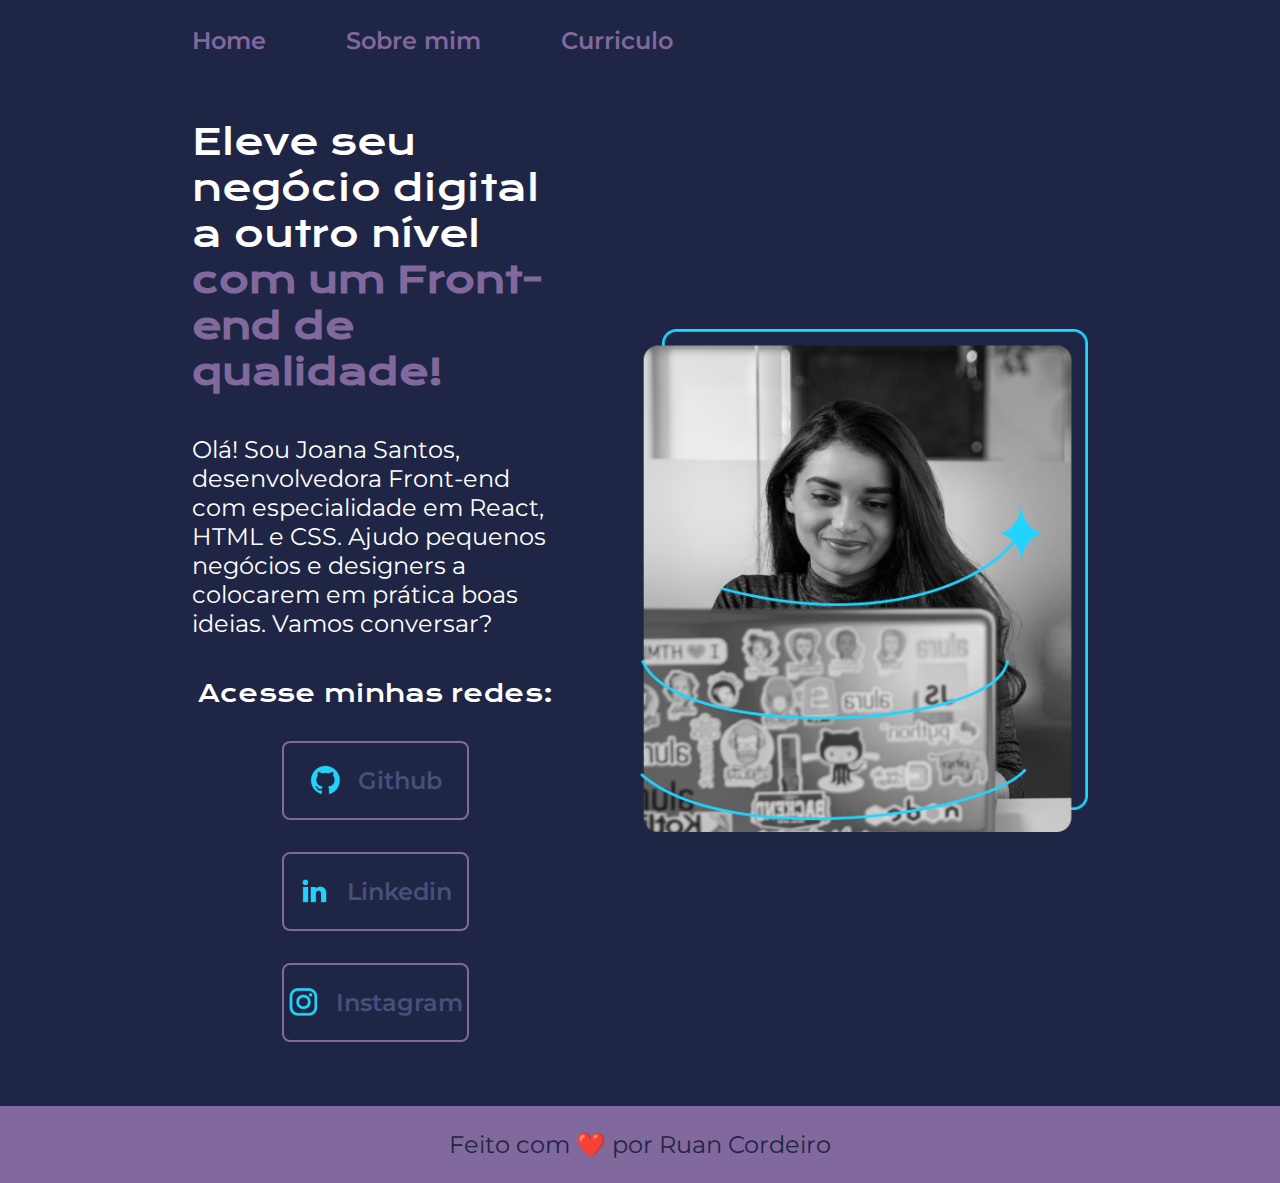
<file: html-css-curso-primeiro_projeto/index.html>
<!DOCTYPE html>
<html lang="pt-br">
<head>
    <meta charset="UTF-8">
    <meta http-equiv="X-UA-Compatible" content="ie=edge">
    <meta name="viewport" content="width=device-width, initial-scale=1.0">
    <title>Portifolio</title>
    <link rel="stylesheet" href="styles/style.css">
</head>
<body>
    <header class="cabecalho">
        <nav class="cabecalho__menu">
            <a class="cabecalho__menu__link" href="#">Home</a>
            <a class="cabecalho__menu__link" href="sobre.html">Sobre mim</a>
            <a class="cabecalho__menu__link" href="curriculo.html">Curriculo</a>
        </nav>
    </header>

    <main class="conteudo">
        <section class="conteudo__container">
            <h1 class="conteudo__container__titulo">Eleve seu negócio digital a outro nível <strong class="conteudo__container__destaque">com um Front-end de qualidade!</strong> </h1>
            <p class="conteudo__container__paragrafo">Olá! Sou Joana Santos, desenvolvedora Front-end com especialidade em React, HTML e CSS. Ajudo pequenos negócios e designers a colocarem em prática boas ideias. Vamos conversar?</p>
            <div class="conteudo__links">
                <h2 class="conteudo__links__subtitulo">Acesse minhas redes: </h2>
                <a class="conteudo__links__link" href="https://github.com/Ruvitt">
                    <img src="assets/github.png" alt="Logo do Github">
                    Github
                </a>
                <a class="conteudo__links__link" href="https://www.linkedin.com/in/ruan-cordeiro22/">
                    <img src="assets/linkedin.png" alt="Logo do Linkedin">
                    Linkedin
                </a>
                <a class="conteudo__links__link" href="https://www.instagram.com/_.ruvit/">
                    <img src="assets/instagram.png" alt="Logo do Instagram">
                    Instagram
                </a>
            </div>
        </section>
        <img class="conteudo__imagem" src="assets/Imagem.png" alt="Foto da Joana">
    </main>

    <footer class="rodape">
        <p>Feito com ❤️ por Ruan Cordeiro</p>
    </footer>
</body>
</html>
</file>
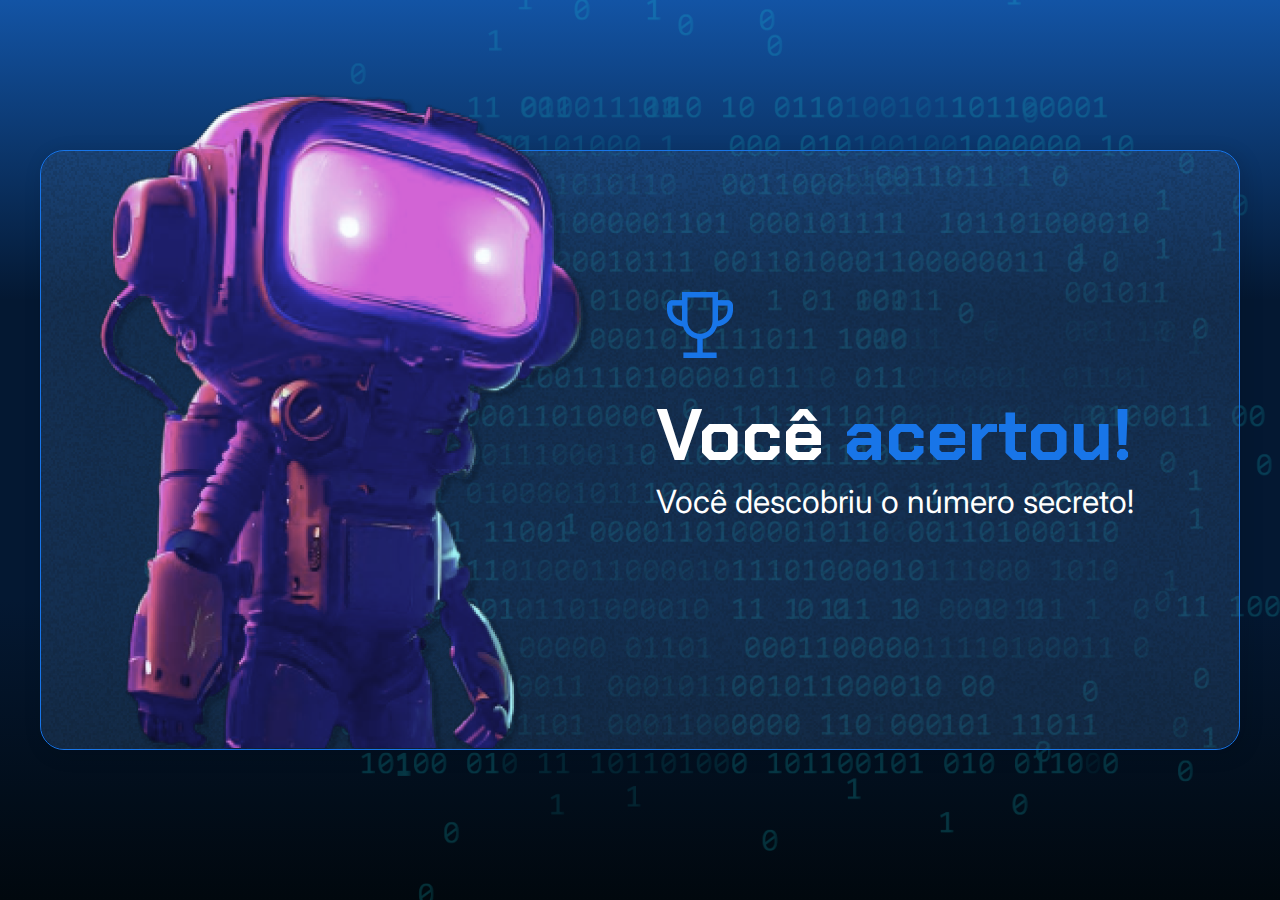
<file: js-curso-1-projeto_inicial/index.html>
<!DOCTYPE html>
<html lang="en">

<head>
    <meta charset="UTF-8">
    <meta name="viewport" content="width=device-width, initial-scale=1.0">
    <link rel="preconnect" href="https://fonts.googleapis.com">
    <link rel="preconnect" href="https://fonts.gstatic.com" crossorigin>
    <link href="https://fonts.googleapis.com/css2?family=Chakra+Petch:wght@700&family=Inter:wght@400;700&display=swap"
        rel="stylesheet">
    <link rel="stylesheet" href="style.css">
    <title>JS Game</title>
</head>

<body>
    <div class="container">
        <div class="container__conteudo">
            <img src="./img/robot.png" alt="robô mergulhador" class="container__imagem-robo" />
            <div class="container__informacoes">
                <img src="./img/trophy.png" alt="ícone de um troféu" />
                 <div class="container__texto">
                    <h1>Você <span class="container__texto-azul">acertou!</span></h1>
                    <h2>Você descobriu o número secreto!</h2>
                </div>
            </div>
        </div>
    </div>
    <script src="app.js" defer></script>
</body>

</html>
</file>
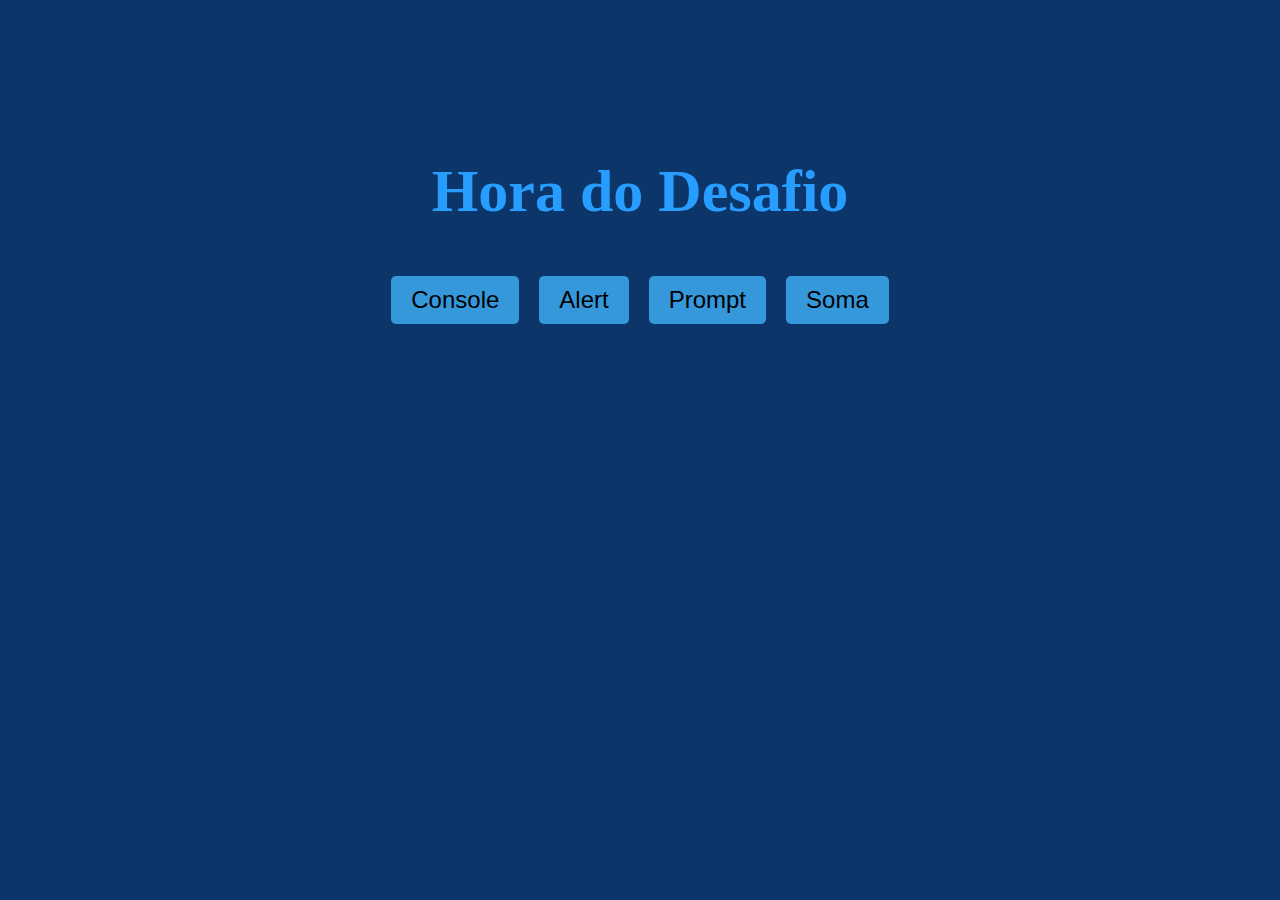
<file: js-curso-2-desafio/index.html>
<!DOCTYPE html>
<html lang="en">
<head>
    <meta charset="UTF-8">
    <meta name="viewport" content="width=device-width, initial-scale=1.0">
    <link rel="stylesheet" href="style.css">
    <title>Document</title>
</head>
<body>
    <header>
        <h1></h1>
    </header>
    <main class="container">
        <button onclick="verificarClick()" class="button">Console</button>
        <button onclick="gerarPopUp()" class="button">Alert</button>
        <button onclick="buscarCidade()" class="button">Prompt</button>
        <button onclick="somar()" class="button">Soma</button>
    </main>

      <script src="app.js"></script>
</body>
</html>
</file>
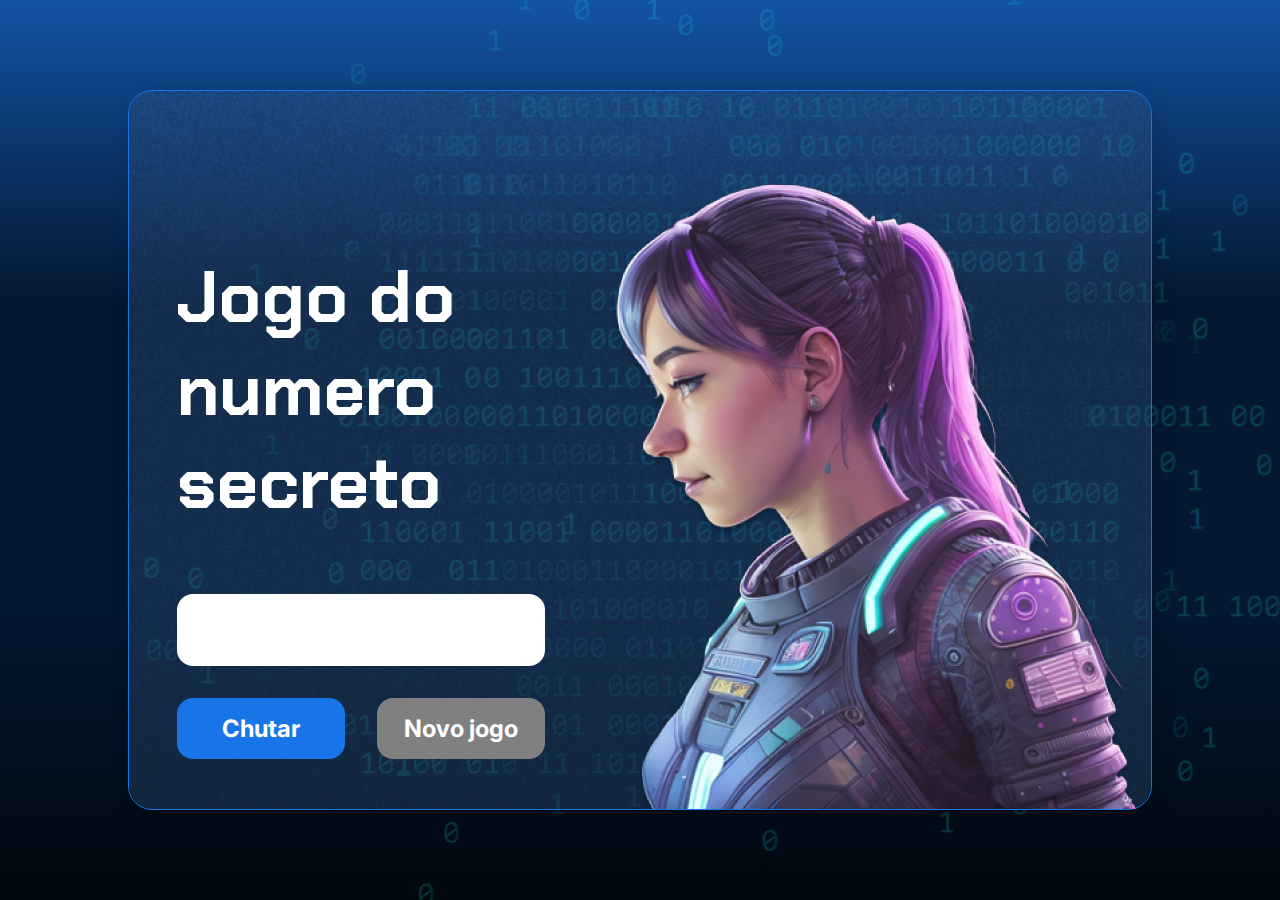
<file: js-curso-2-game-js/index.html>
<!DOCTYPE html>
<html lang="pt-br">

<head>
    <meta charset="UTF-8">
    <meta name="viewport" content="width=device-width, initial-scale=1.0">
    <script src="https://code.responsivevoice.org/responsivevoice.js?key=LqikBvwz"></script>
    <script src="https://code.responsivevoice.org/responsivevoice.js"></script>
    <link rel="preconnect" href="https://fonts.googleapis.com">
    <link rel="preconnect" href="https://fonts.gstatic.com" crossorigin>
    <link href="https://fonts.googleapis.com/css2?family=Chakra+Petch:wght@700&family=Inter:wght@400;700&display=swap"
        rel="stylesheet">
    <link rel="stylesheet" href="style.css">
    <title>JS Game</title>
</head>

<body>

    <div class="container">
        <div class="container__conteudo">
            <div class="container__informacoes">
                <div class="container__texto">
                    <h1></h1>
                    <p class="texto__paragrafo"></p>
                </div>
                <input type="number" min="1" max="10" class="container__input">
                <div class="chute container__botoes">
                    <button onclick="verificarChute()" class="container__botao">Chutar</button>
                    <button onclick="reiniciarJogo()" id="reiniciar" class="container__botao" disabled>Novo jogo</button>
                </div>
            </div>
            <img src="./img/ia.png" alt="Uma pessoa olhando para a esquerda" class="container__imagem-pessoa" />
        </div>
    </div>


    <script src="app.js" defer></script>
</body>

</html>
</file>
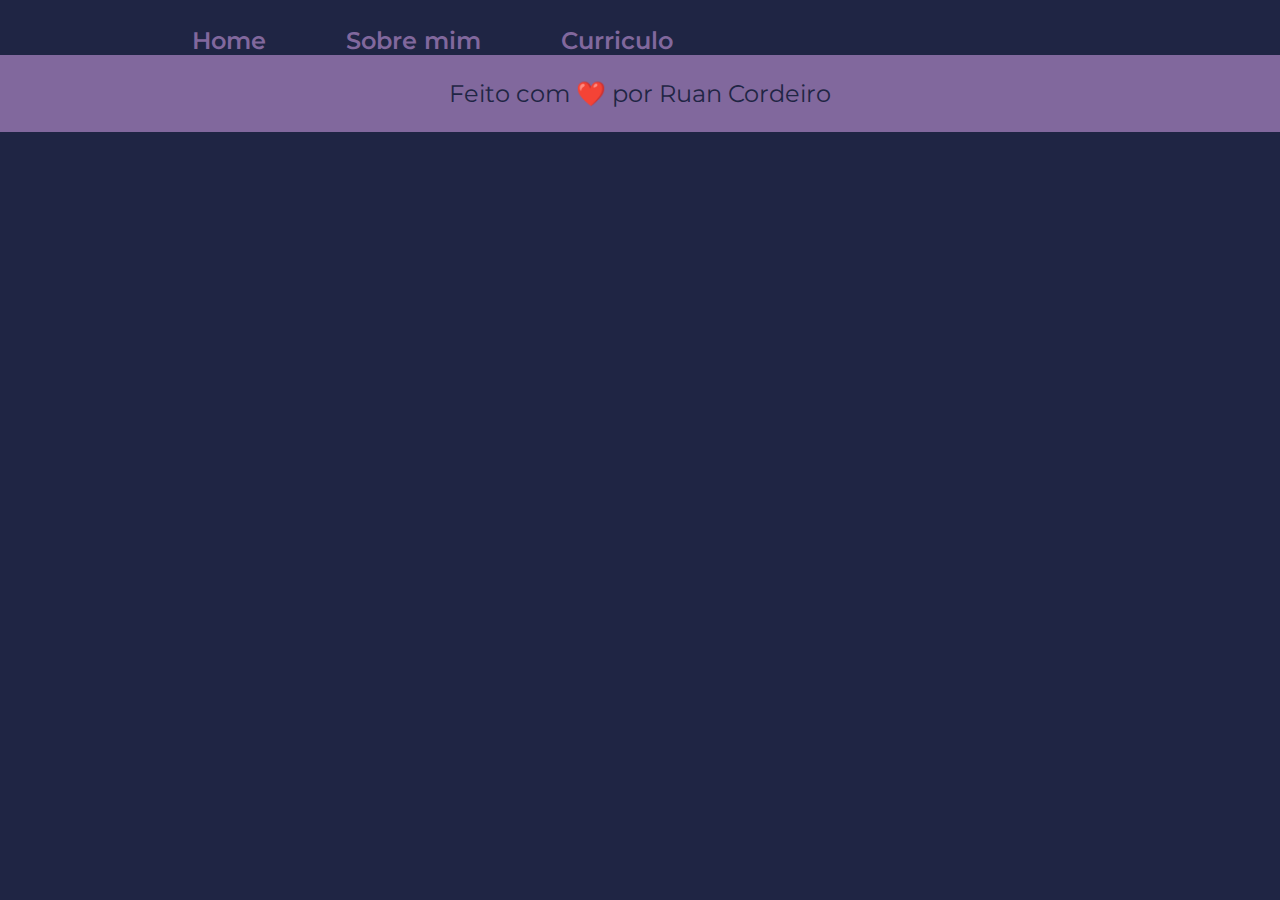
<file: html-css-curso-primeiro_projeto/curriculo.html>
<!DOCTYPE html>
<html lang="en">
<head>
    <meta charset="UTF-8">
    <meta name="viewport" content="width=device-width, initial-scale=1.0">
    <title>Curriculo</title>
    <link rel="stylesheet" href="styles/style.css">
</head>
<body>
    <header class="cabecalho">
        <nav class="cabecalho__menu">
            <a class="cabecalho__menu__link" href="index.html">Home</a>
            <a class="cabecalho__menu__link" href="sobre.html">Sobre mim</a>
            <a class="cabecalho__menu__link" href="#.html">Curriculo</a>
        </nav>
    </header>

    <main>

    </main>

    <footer class="rodape">
        <p>Feito com ❤️ por Ruan Cordeiro</p>
    </footer>
</body>
</html>
</file>
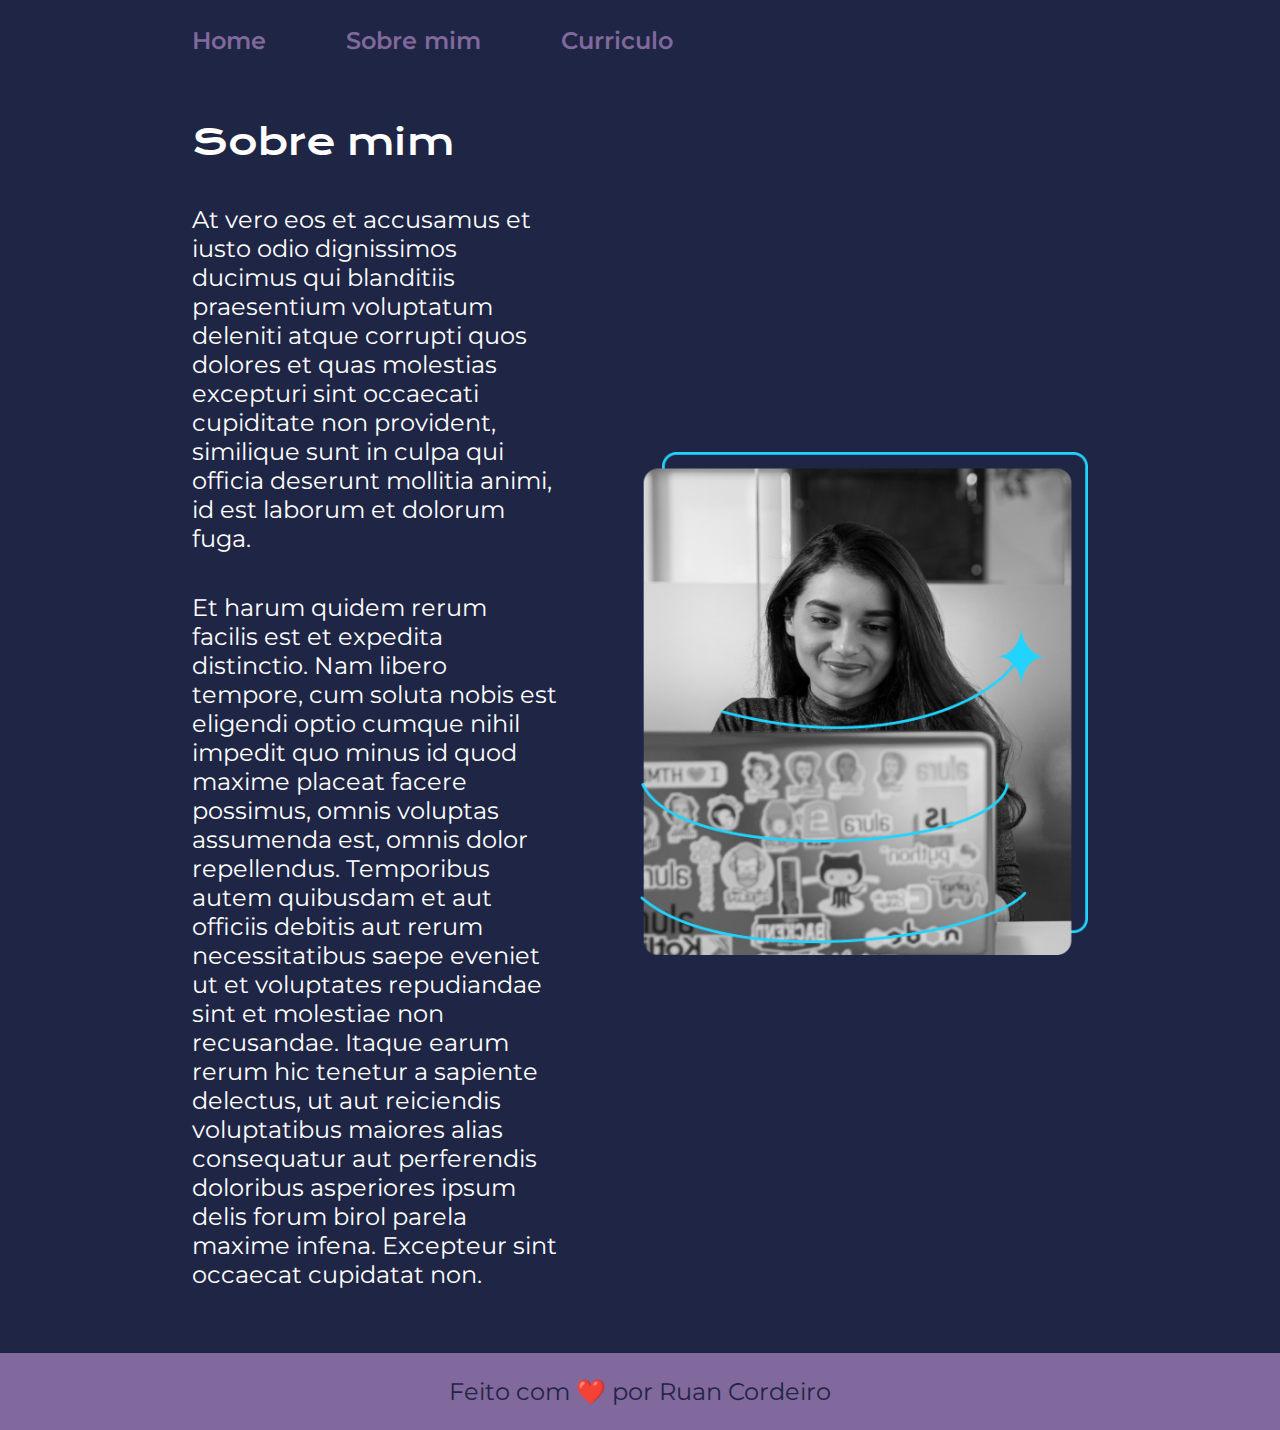
<file: html-css-curso-primeiro_projeto/sobre.html>
<!DOCTYPE html>
<html lang="en">
<head>
    <meta charset="UTF-8">
    <meta name="viewport" content="width=device-width, initial-scale=1.0">
    <title>Sobre mim</title>
    <link rel="stylesheet" href="styles/style.css">
</head>
<body>
    <header class="cabecalho">
        <nav class="cabecalho__menu">
            <a class="cabecalho__menu__link" href="index.html">Home</a>
            <a class="cabecalho__menu__link" href="#">Sobre mim</a>
            <a class="cabecalho__menu__link" href="curriculo.html">Curriculo</a>
        </nav>
    </header>

    <main class="conteudo">
        <section class="conteudo__container">
            <h1 class="conteudo__container__titulo">Sobre mim</h1>
            <p class="conteudo__container__paragrafo">At vero eos et accusamus et iusto odio dignissimos ducimus qui blanditiis praesentium voluptatum deleniti atque corrupti quos dolores et quas molestias excepturi sint occaecati cupiditate non provident, similique sunt in culpa qui officia deserunt mollitia animi, id est laborum et dolorum fuga.</p>
            <p class="conteudo__container__paragrafo">Et harum quidem rerum facilis est et expedita distinctio. Nam libero tempore, cum soluta nobis est eligendi optio cumque nihil impedit quo minus id quod maxime placeat facere possimus, omnis voluptas assumenda est, omnis dolor repellendus. Temporibus autem quibusdam et aut officiis debitis aut rerum necessitatibus saepe eveniet ut et voluptates repudiandae sint et molestiae non recusandae. Itaque earum rerum hic tenetur a sapiente delectus, ut aut reiciendis voluptatibus maiores alias consequatur aut perferendis doloribus asperiores ipsum delis forum birol parela maxime infena. Excepteur sint occaecat cupidatat non.</p>
        </section>
        <img class="conteudo__imagem" src="assets/Imagem.png" alt="Foto da Joana">
    </main>

    <footer class="rodape">
        <p>Feito com ❤️ por Ruan Cordeiro</p>
    </footer>
</body>
</html>
</file>
<file: html-css-curso-primeiro_projeto/styles/style.css>
@import url('https://fonts.googleapis.com/css2?family=Krona+One&family=Montserrat:ital,wght@0,100..900;1,100..900&display=swap');

:root {
    --cor-primaria: #1F2544;
    --cor-secundaria: #474F7A;
    --cor-terciaria: #81689D;
    --cor-hover: #FFD0EC;
}

* {
    margin: 0;
    padding: 0;
}

body {
    box-sizing: border-box;
    background-color: var(--cor-primaria);
    color: white;
    font-family: 'Montserrat', sans-serif;
}

.cabecalho {
    padding: 2% 0 0 15%;
}

.cabecalho__menu {
    display: flex;
    gap: 80px;
}

.cabecalho__menu__link {
    font-size: 1.5rem;
    font-weight: 600;
    color: var(--cor-terciaria);
    text-decoration: none;
}

.cabecalho__menu__link:hover {
    color: var(--cor-hover);
    transition: 0.3s;
}

.conteudo {
    padding: 5% 15%;
    display: flex;
    align-items: center;
    justify-content: space-between;
    gap: 82px;
}

.conteudo__container {
    width: 50%;
    display: flex;
    flex-direction: column;
    gap: 40px;
}

.conteudo__container__titulo {
    font-family: 'Krona One', sans-serif;
    font-weight: 400;
    font-size: 2.25rem;
}

.conteudo__container__destaque {
    color: var(--cor-terciaria);
}

.conteudo__container__paragrafo {
    font-size: 1.5rem;
}

.conteudo__links {
    display: flex;
    flex-direction: column;
    justify-content: space-between;
    align-items: center;
    gap: 32px;
}

.conteudo__links__subtitulo {
    font-family: 'Krona One', sans-serif;
    font-weight: 400;
    font-size: 1.5rem;
}

.conteudo__links__link {
    display: flex;
    align-items: center;
    justify-content: center;
    gap: 16px;
    width: 50%;
    padding: 21.5px 0;
    color: var(--cor-secundaria);
    text-decoration: none;
    border: 2px solid var(--cor-terciaria);
    border-radius: 8px;
    text-align: center;
    font-size: 1.5rem;
    font-weight: 600;
}

.conteudo__links__link:hover {
    background-color: var(--cor-hover);
    width: 55%;
    transition: 0.3s;
}

.conteudo__imagem {
    width: 50%;
}

.rodape {
    text-align: center;
    padding: 24px;
    color: var(--cor-primaria);
    background-color: var(--cor-terciaria);
    font-size: 1.5rem;
    font-weight: 400;
}

@media (max-width: 1200px) {
    .cabecalho {
        padding: 10%;
    }

    .cabecalho__menu {
        justify-content: center;
    }

    .conteudo {
        flex-direction: column-reverse;
        gap: 80px;
        padding: 5%;
    }

    .conteudo__container {
        width: 100%;
    }

    .conteudo__imagem {
        width: 100%;
    }
}
</file>
<file: js-curso-1-projeto_inicial/style.css>
* {
    box-sizing: border-box;
    margin: 0;
    padding: 0;
    color: white;
}

body {
    background: linear-gradient(#1354A5 0%, #041832 33.33%, #041832 66.67%, #01080E 100%);
    height: 100vh;
    display: flex;
    align-items: center;
    justify-content: center;
}


body::before {
    background-image: url("img/code.png");
    background-repeat: no-repeat;
    background-position: right;
    content: "";
    display: block;
    position: absolute;
    width: 100%;
    height: 100%;
    opacity: 0.4;
}

.container {
    width: 1200px;
    height: 600px;
    display: flex;
    align-items: center;
    justify-content: space-between;
    border-radius: 24px;
    border: 1px solid #1875E8;
    box-shadow: 4px 4px 20px 0px rgba(1, 8, 14, 0.15);
    background-image: url("img/Ruido.png");
    background-size: 100% 100%;
    position: relative;
}

.container__conteudo {
    display: flex;
    align-items: center;
    position: absolute;
    bottom: 0;
}

.container__informacoes {
    flex: 1;
    padding: 20px;
}

.container__botao {
    border-radius: 16px;
    background: #1875E8;
    padding: 16px 24px;
    width: 100%;
    font-size: 24px;
    font-weight: 700;
    border: none;
    margin-top: 16px;
}

.container__texto {
    margin: 16px 0 16px 0;
}

.container__texto-azul {
    color: #1875E8;
}

h1 {
    font-family: 'Chakra Petch', sans-serif;
    font-size: 72px;
}

h2,
p,
button {
    font-family: 'Inter', sans-serif;
}

h2 {
    font-size: 32px;
    font-weight: 400;
}
</file>
<file: js-curso-2-desafio/style.css>
header {
  text-align: center;
  font-size: 30px;
  color: #279EFF;
}

main, html {
  margin: 0;
  padding: 0;
  height: 50%;
  display: flex;
  justify-content: center;
  align-items: center;
  background-color: #0C356A;
}

.container {
  text-align: center;
  color: #279EFF;
}

.button {
  padding: 10px 20px;
  margin: 10px;
  font-size: 24px;
  border: none;
  background-color: #3498db;
  cursor: pointer;
  border-radius: 5px;
}

.button:hover {
  background-color: #2980b9;
}
</file>
<file: js-curso-2-game-js/style.css>
* {
    box-sizing: border-box;
    margin: 0;
    padding: 0;
    color: white;
}

body {
    background: linear-gradient(#1354A5 0%, #041832 33.33%, #041832 66.67%, #01080E 100%);
    height: 100vh;
    display: flex;
    align-items: center;
    justify-content: center;
}


body::before {
    background-image: url("img/code.png");
    background-repeat: no-repeat;
    background-position: right;
    content: "";
    display: block;
    position: absolute;
    width: 100%;
    height: 100%;
    opacity: 0.4;
}

.container {
    width: 80%;
    height: 80%;
    display: flex;
    align-items: center;
    justify-content: space-between;
    border-radius: 24px;
    border: 1px solid #1875E8;
    box-shadow: 4px 4px 20px 0px rgba(1, 8, 14, 0.15);
    background-image: url("img/Ruido.png");
    background-size: 100% 100%;
    position: relative;
}


.container__conteudo {
    display: flex;
    align-items: center;
    position: absolute;
    bottom: 0;
}

.container__informacoes {
    flex: 1;
    padding: 3rem;
}

.container__botao {
    border-radius: 16px;
    background: #1875E8;
    padding: 16px 24px;
    width: 100%;
    font-size: 24px;
    font-weight: 700;
    border: none;
    margin-top: 2rem;
}

.container__texto {
    margin: 16px 0 16px 0;
}

.container__texto-azul {
    color: #1875E8;
}

.container__input {
    width: 100%;
    height: 72px;
    border-radius: 16px;
    background-color: #FFF;
    border: none;
    color: #1875E8;
    padding: 2rem;
    font-size: 24px;
    font-weight: 700;
    font-family: 'Inter', sans-serif;
}

.container__botoes {
    display: flex;
    gap: 2em;
}

h1 {
    font-family: 'Chakra Petch', sans-serif;
    font-size: 72px;
    padding-bottom: 3rem;
}

p,
button {
    font-family: 'Inter', sans-serif;
}

.texto__paragrafo {
    font-size: 32px;
    font-weight: 400;
}

button:disabled {
    background-color: gray;
}

@media screen and (max-width: 1250px) {

    h1 {
        font-size: 50px;
    }

    .container__botao {
        font-size: 16px;
    }


    .texto__paragrafo {
        font-size: 24px;
    }

    .container__imagem-pessoa {
        display: none;
    }

    .container__conteudo {
        display: block;
        position: inherit;
    }

    .container__informacoes {
        padding: 1rem
    }
}
</file>
